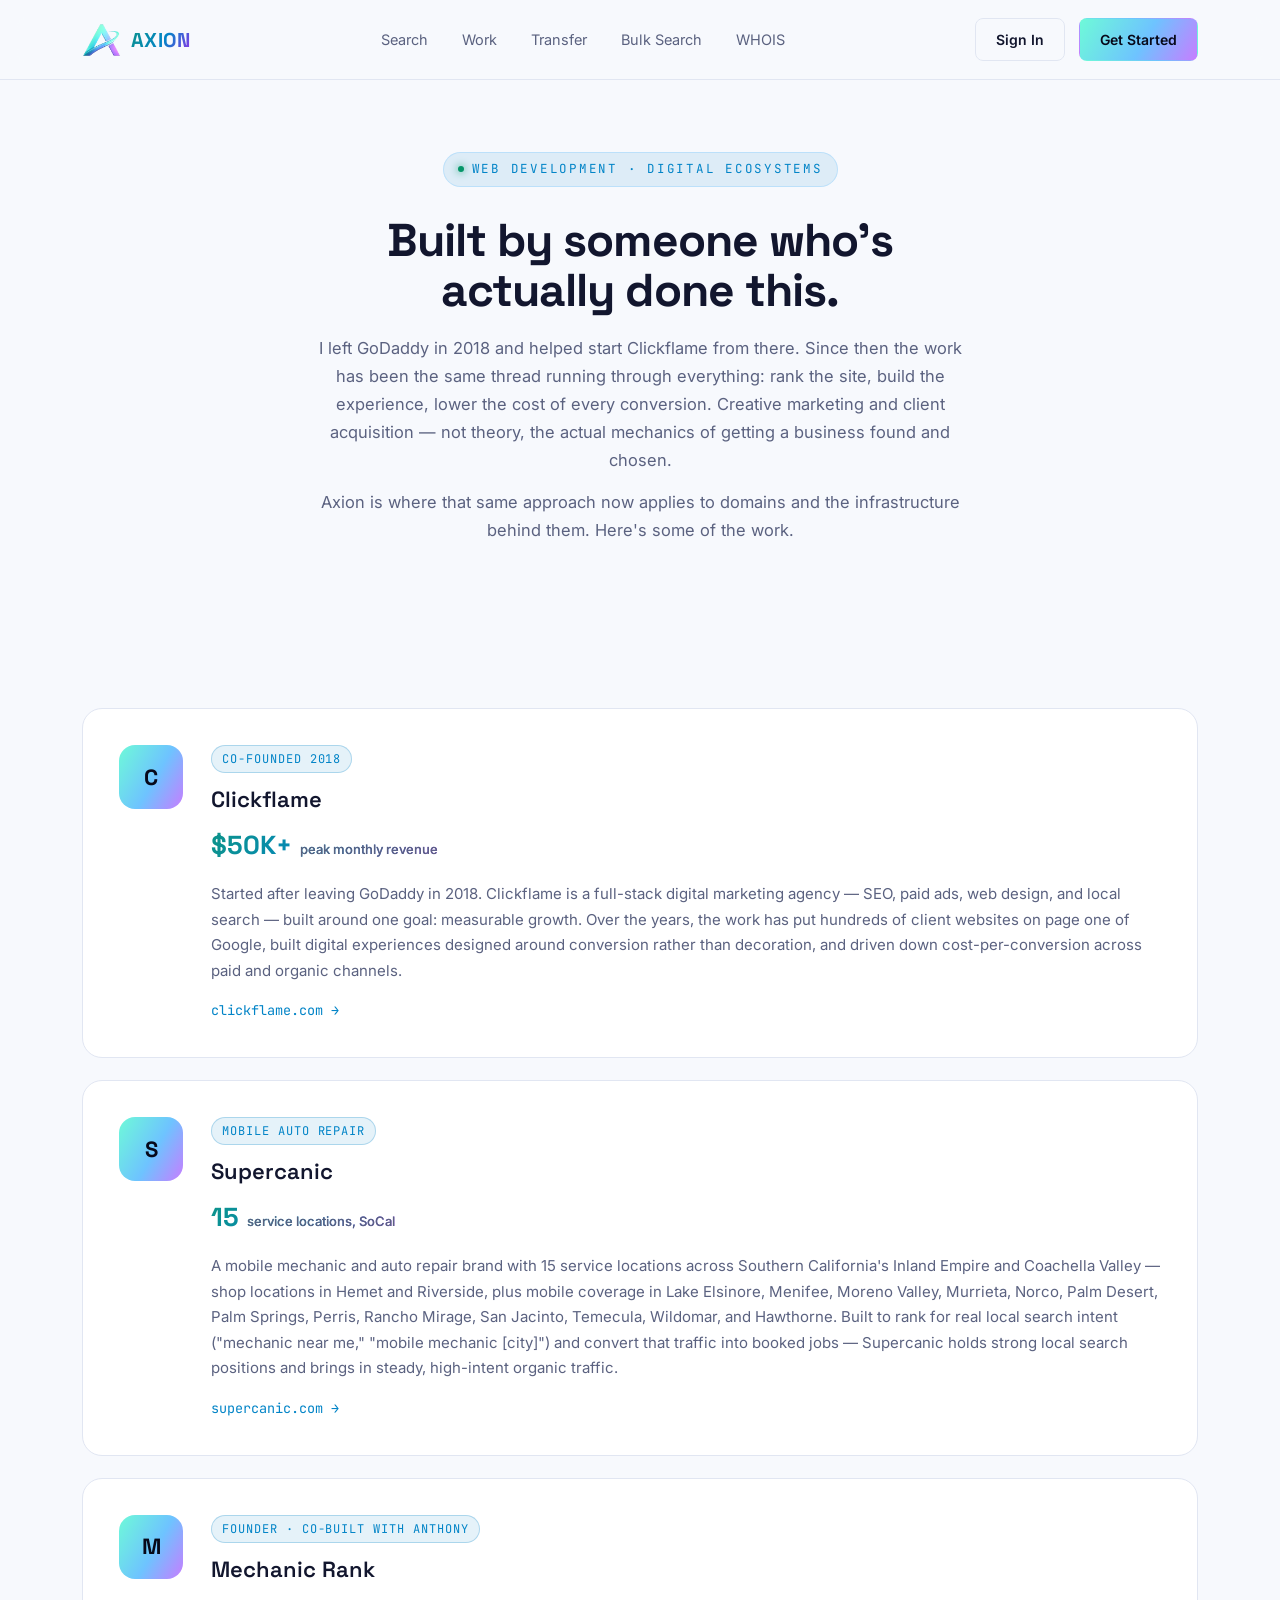
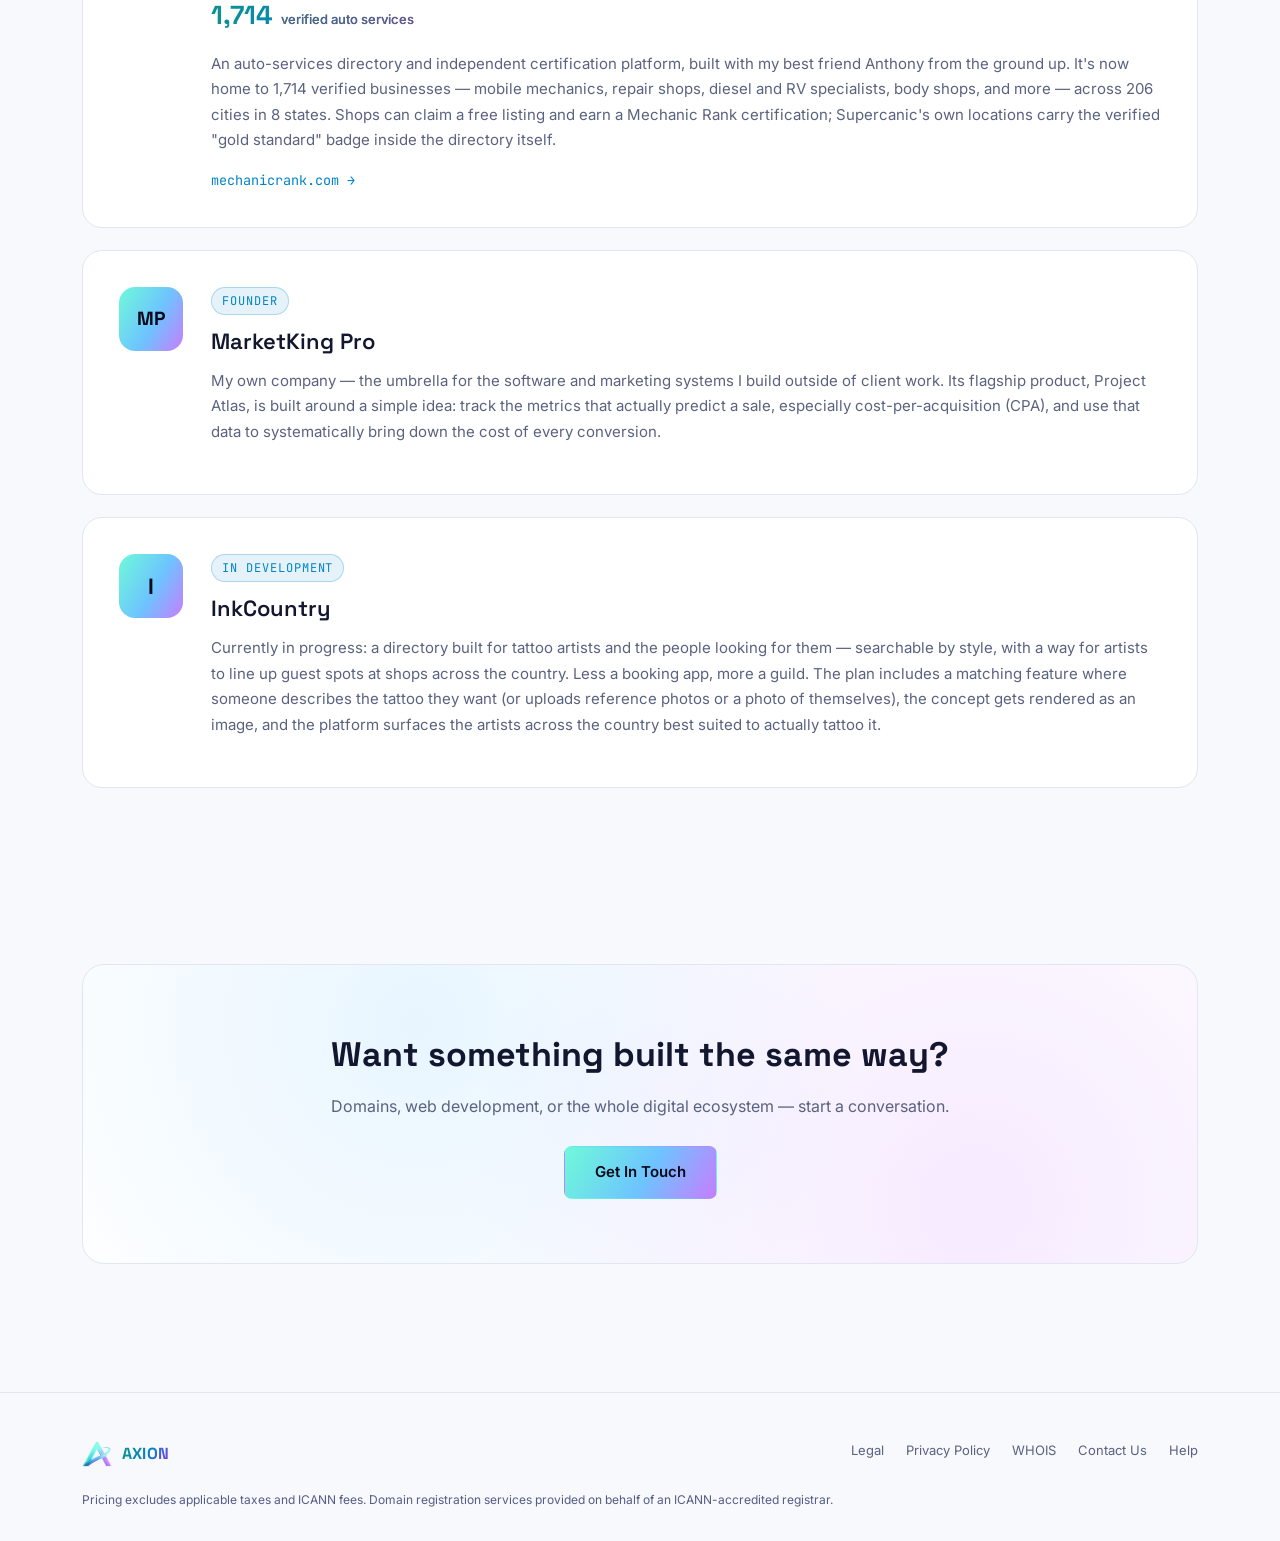
<file: work.html>
<!DOCTYPE html>
<html lang="en">
<head>
<meta charset="UTF-8">
<meta name="viewport" content="width=device-width, initial-scale=1.0">
<title>Axion — Our Work</title>
<meta name="description" content="Web development, marketing, and digital ecosystems built by Axion — real projects, real results.">
<link rel="preconnect" href="https://fonts.googleapis.com">
<link href="https://fonts.googleapis.com/css2?family=Space+Grotesk:wght@500;600;700&family=Inter:wght@400;500;600&family=JetBrains+Mono:wght@400;500&display=swap" rel="stylesheet">
<link rel="stylesheet" href="assets/css/style.css">
</head>
<body>

<header>
  <nav>
    <div class="logo">
      <img src="assets/img/icon-mark.png" alt="Axion">
      <span>AXION</span>
    </div>
    <ul class="nav-links">
      <li><a href="index.html#search">Search</a></li>
      <li><a href="work.html">Work</a></li>
      <li><a href="https://www.weareaxion.com/products/domain-transfer">Transfer</a></li>
      <li><a href="https://www.secureserver.net/domains/bulk-domain-search?plid=598730">Bulk Search</a></li>
      <li><a href="https://www.secureserver.net/whois?plid=598730">WHOIS</a></li>
    </ul>
    <div class="nav-actions">
      <a class="btn btn-ghost" href="https://sso.secureserver.net/?app=account&path=%2F&plid=598730&prog_id=598730&realm=idp&referrer=sso">Sign In</a>
      <a class="btn btn-primary" href="https://sso.secureserver.net/account/create?app=account&path=%2F&plid=598730&prog_id=598730&realm=idp">Get Started</a>
    </div>
  </nav>
</header>

<section class="work-hero">
  <div class="wrap">
    <div class="eyebrow"><span class="dot"></span> WEB DEVELOPMENT · DIGITAL ECOSYSTEMS</div>
    <h1>Built by someone who's actually done this.</h1>
    <p>I left GoDaddy in 2018 and helped start Clickflame from there. Since then the work has been the same thread running through everything: rank the site, build the experience, lower the cost of every conversion. Creative marketing and client acquisition — not theory, the actual mechanics of getting a business found and chosen.</p>
    <p>Axion is where that same approach now applies to domains and the infrastructure behind them. Here's some of the work.</p>
  </div>
</section>

<section>
  <div class="wrap">
    <div class="case-grid">

      <div class="case reveal">
        <div class="case-mark">C</div>
        <div>
          <div class="case-tag">CO-FOUNDED 2018</div>
          <h3>Clickflame</h3>
          <div class="case-stat">$50K+<span>peak monthly revenue</span></div>
          <p>Started after leaving GoDaddy in 2018. Clickflame is a full-stack digital marketing agency — SEO, paid ads, web design, and local search — built around one goal: measurable growth. Over the years, the work has put hundreds of client websites on page one of Google, built digital experiences designed around conversion rather than decoration, and driven down cost-per-conversion across paid and organic channels.</p>
          <a class="case-link" href="https://clickflame.com" target="_blank" rel="noopener">clickflame.com →</a>
        </div>
      </div>

      <div class="case reveal">
        <div class="case-mark">S</div>
        <div>
          <div class="case-tag">MOBILE AUTO REPAIR</div>
          <h3>Supercanic</h3>
          <div class="case-stat">15<span>service locations, SoCal</span></div>
          <p>A mobile mechanic and auto repair brand with 15 service locations across Southern California's Inland Empire and Coachella Valley — shop locations in Hemet and Riverside, plus mobile coverage in Lake Elsinore, Menifee, Moreno Valley, Murrieta, Norco, Palm Desert, Palm Springs, Perris, Rancho Mirage, San Jacinto, Temecula, Wildomar, and Hawthorne. Built to rank for real local search intent ("mechanic near me," "mobile mechanic [city]") and convert that traffic into booked jobs — Supercanic holds strong local search positions and brings in steady, high-intent organic traffic.</p>
          <a class="case-link" href="https://supercanic.com" target="_blank" rel="noopener">supercanic.com →</a>
        </div>
      </div>

      <div class="case reveal">
        <div class="case-mark">M</div>
        <div>
          <div class="case-tag">FOUNDER · CO-BUILT WITH ANTHONY</div>
          <h3>Mechanic Rank</h3>
          <div class="case-stat">1,714<span>verified auto services</span></div>
          <p>An auto-services directory and independent certification platform, built with my best friend Anthony from the ground up. It's now home to 1,714 verified businesses — mobile mechanics, repair shops, diesel and RV specialists, body shops, and more — across 206 cities in 8 states. Shops can claim a free listing and earn a Mechanic Rank certification; Supercanic's own locations carry the verified "gold standard" badge inside the directory itself.</p>
          <a class="case-link" href="https://mechanicrank.com" target="_blank" rel="noopener">mechanicrank.com →</a>
        </div>
      </div>

      <div class="case reveal">
        <div class="case-mark" style="font-size:19px;">MP</div>
        <div>
          <div class="case-tag">FOUNDER</div>
          <h3>MarketKing Pro</h3>
          <p>My own company — the umbrella for the software and marketing systems I build outside of client work. Its flagship product, Project Atlas, is built around a simple idea: track the metrics that actually predict a sale, especially cost-per-acquisition (CPA), and use that data to systematically bring down the cost of every conversion.</p>
        </div>
      </div>

      <div class="case reveal">
        <div class="case-mark">I</div>
        <div>
          <div class="case-tag">IN DEVELOPMENT</div>
          <h3>InkCountry</h3>
          <p>Currently in progress: a directory built for tattoo artists and the people looking for them — searchable by style, with a way for artists to line up guest spots at shops across the country. Less a booking app, more a guild. The plan includes a matching feature where someone describes the tattoo they want (or uploads reference photos or a photo of themselves), the concept gets rendered as an image, and the platform surfaces the artists across the country best suited to actually tattoo it.</p>
        </div>
      </div>

    </div>
  </div>
</section>

<section>
  <div class="cta reveal">
    <div class="cta-panel">
      <h2>Want something built the same way?</h2>
      <p>Domains, web development, or the whole digital ecosystem — start a conversation.</p>
      <a class="btn btn-primary" href="https://www.weareaxion.com/contact-us" style="padding:14px 30px; font-size:15px;">Get In Touch</a>
    </div>
  </div>
</section>

<footer>
  <div class="wrap foot-inner">
    <div class="logo" style="font-size:16px;">
      <img src="assets/img/icon-mark.png" alt="Axion" style="height:26px;">
      <span>AXION</span>
    </div>
    <div class="foot-links">
      <a href="https://www.weareaxion.com/legal-agreements">Legal</a>
      <a href="https://www.weareaxion.com/legal-agreement?id=privacy">Privacy Policy</a>
      <a href="https://www.secureserver.net/whois?plid=598730">WHOIS</a>
      <a href="https://www.weareaxion.com/contact-us">Contact Us</a>
      <a href="https://www.secureserver.net/help?pl_id=598730">Help</a>
    </div>
  </div>
  <p class="foot-legal">Pricing excludes applicable taxes and ICANN fees. Domain registration services provided on behalf of an ICANN-accredited registrar.</p>
</footer>

<script>
  const io = new IntersectionObserver(entries => {
    entries.forEach(en => { if(en.isIntersecting) en.target.classList.add('in'); });
  }, {threshold:.1});
  document.querySelectorAll('.reveal').forEach(el => io.observe(el));
</script>

</body>
</html>
</file>
<file: assets/css/style.css>
@import url('https://fonts.googleapis.com/css2?family=Space+Grotesk:wght@500;600;700&family=Inter:wght@400;500;600&family=JetBrains+Mono:wght@400;500&display=swap');

  :root{
    --bg-deep:#f7f9fd;
    --bg-panel:#ffffff;
    --bg-panel-2:#f0f3fa;
    --line:#e1e6f2;
    --mint:#6efad8;
    --mint-soft:rgba(13,148,136,.10);
    --ion:#6ec3ff;
    --ion-soft:rgba(2,132,199,.10);
    --plasma:#c77dff;
    --plasma-soft:rgba(147,51,234,.10);
    --mint-deep:#0d9488;
    --ion-deep:#0284c7;
    --plasma-deep:#9333ea;
    --ok:#059669;
    --text:#12162e;
    --muted:#5b6280;
    --mono:'JetBrains Mono', monospace;
    --display:'Space Grotesk', sans-serif;
    --body:'Inter', sans-serif;
    --brand-gradient:linear-gradient(120deg,var(--mint),var(--ion) 55%,var(--plasma));
    --brand-gradient-text:linear-gradient(120deg,var(--mint-deep),var(--ion-deep) 55%,var(--plasma-deep));
  }

  *{box-sizing:border-box; margin:0; padding:0;}
  html{scroll-behavior:smooth;}
  body{
    background:var(--bg-deep);
    color:var(--text);
    font-family:var(--body);
    line-height:1.5;
    -webkit-font-smoothing:antialiased;
    overflow-x:hidden;
  }
  a{color:inherit; text-decoration:none;}
  ul{list-style:none;}
  button{font-family:inherit; cursor:pointer;}
  :focus-visible{outline:2px solid var(--ion-deep); outline-offset:3px; border-radius:4px;}

  .wrap{max-width:1180px; margin:0 auto; padding:0 32px;}

  /* ---------- NAV ---------- */
  header{
    position:sticky; top:0; z-index:50;
    background:rgba(247,249,253,.82);
    backdrop-filter:blur(14px);
    border-bottom:1px solid var(--line);
  }
  nav{
    display:flex; align-items:center; justify-content:space-between;
    padding:18px 32px; max-width:1180px; margin:0 auto;
  }
  .logo{display:flex; align-items:center; gap:10px; font-family:var(--display); font-weight:700; font-size:20px; letter-spacing:.3px;}
  .logo img{height:34px; width:auto; display:block;}
  .logo span{background:var(--brand-gradient-text); -webkit-background-clip:text; background-clip:text; color:transparent;}
  .nav-links{display:flex; gap:34px; font-size:14.5px; color:var(--muted);}
  .nav-links a{transition:color .2s;}
  .nav-links a:hover{color:var(--text);}
  .nav-actions{display:flex; align-items:center; gap:14px;}
  .btn{
    padding:10px 20px; border-radius:8px; font-size:14px; font-weight:600;
    border:1px solid transparent; transition:transform .18s, box-shadow .18s, border-color .18s;
    display:inline-flex; align-items:center; gap:8px;
  }
  .btn-ghost{color:var(--text); border-color:var(--line); background:transparent;}
  .btn-ghost:hover{border-color:var(--ion-deep);}
  .btn-primary{
    color:#07091a; background:var(--brand-gradient);
    box-shadow:0 0 0 rgba(110,195,255,0);
  }
  .btn-primary:hover{box-shadow:0 6px 24px -4px rgba(110,195,255,.5); transform:translateY(-1px);}
  @media (max-width:820px){ .nav-links{display:none;} }

  /* ---------- HERO ---------- */
  .hero{position:relative; padding:96px 0 60px; overflow:hidden;}
  #particles{position:absolute; inset:0; width:100%; height:100%; z-index:0; opacity:.55;}
  .hero-inner{position:relative; z-index:2; max-width:760px; margin:0 auto; text-align:center;}
  .hero-logo{width:min(300px, 70vw); height:auto; margin:0 auto 20px; display:block; filter:drop-shadow(0 20px 50px rgba(110,195,255,.25));}
  .eyebrow{
    display:inline-flex; align-items:center; gap:8px;
    font-family:var(--mono); font-size:12.5px; letter-spacing:.14em; color:var(--ion-deep);
    background:var(--ion-soft); border:1px solid rgba(110,195,255,.3);
    padding:7px 14px; border-radius:100px; margin-bottom:28px;
  }
  .eyebrow span.dot{width:6px; height:6px; border-radius:50%; background:var(--ok); box-shadow:0 0 8px var(--ok);}
  h1{
    font-family:var(--display); font-weight:700; letter-spacing:-.02em;
    font-size:clamp(34px,5.4vw,58px); line-height:1.06; margin-bottom:20px;
  }
  h1 .accent{background:var(--brand-gradient-text); -webkit-background-clip:text; background-clip:text; color:transparent;}
  .hero p.sub{color:var(--muted); font-size:17px; max-width:520px; margin:0 auto 44px;}

  /* search */
  .search-card{
    position:relative;
    background:var(--bg-panel); border:1px solid var(--line); border-radius:16px;
    padding:10px; display:flex; gap:8px; max-width:600px; margin:0 auto;
    box-shadow:0 20px 60px -20px rgba(110,195,255,.18);
    animation:searchGlow 4s ease-in-out infinite;
  }
  @keyframes searchGlow{
    0%,100%{ box-shadow:0 20px 60px -20px rgba(110,195,255,.18), 0 0 0 0 rgba(110,195,255,0); }
    50%{ box-shadow:0 20px 60px -20px rgba(110,195,255,.28), 0 0 0 6px rgba(110,195,255,.06); }
  }
  .search-card.is-focused{ animation:none; border-color:var(--ion-deep); box-shadow:0 20px 60px -20px rgba(2,132,199,.35), 0 0 0 4px rgba(2,132,199,.1); }
  @keyframes nudgeShake{
    0%,100%{ transform:translateX(0); }
    20%{ transform:translateX(-4px); }
    40%{ transform:translateX(4px); }
    60%{ transform:translateX(-3px); }
    80%{ transform:translateX(3px); }
  }
  .search-card.nudge{ animation:nudgeShake .4s ease; }
  .search-card input{
    flex:1; background:transparent; border:none; color:var(--text);
    font-family:var(--mono); font-size:16px; padding:14px 16px;
  }
  .search-card input::placeholder{color:#4c5280;}
  .search-card button{
    background:var(--brand-gradient); color:#07091a;
    border:none; border-radius:10px; padding:0 26px; font-weight:600; font-size:14.5px;
  }

  .suggest-row{
    display:flex; align-items:center; justify-content:center; flex-wrap:wrap;
    gap:8px; margin-top:16px; font-size:13px;
  }
  .suggest-label{color:var(--muted);}
  .suggest-chip{
    font-family:var(--mono); font-size:12.5px; color:var(--ion-deep);
    background:var(--ion-soft); border:1px solid rgba(2,132,199,.25);
    padding:5px 12px; border-radius:100px; transition:transform .15s, background .15s;
  }
  .suggest-chip:hover{ background:rgba(2,132,199,.16); transform:translateY(-1px); }
  .suggest-chip:active{ transform:translateY(0); }

  .kbd-hint{
    margin-top:14px; font-size:12px; color:var(--muted);
    display:flex; align-items:center; justify-content:center; gap:6px;
  }
  .kbd-hint kbd{
    font-family:var(--mono); font-size:11px; color:var(--text);
    background:var(--bg-panel-2); border:1px solid var(--line); border-bottom-width:2px;
    padding:2px 7px; border-radius:5px;
  }
  @media (max-width:600px){ .kbd-hint{display:none;} }
  .tlds{
    display:flex; flex-wrap:wrap; gap:9px; justify-content:center; margin-top:20px; min-height:34px;
  }
  .tld-chip{
    font-family:var(--mono); font-size:12.5px; padding:6px 12px; border-radius:100px;
    border:1px solid var(--line); color:var(--muted); background:var(--bg-panel);
    display:flex; align-items:center; gap:6px; opacity:0; transform:translateY(6px);
    animation:chipIn .4s ease forwards;
  }
  .tld-chip b{color:var(--text); font-weight:500;}
  .tld-chip.ok{border-color:rgba(52,211,153,.4); color:var(--ok);}
  .tld-chip.taken{color:#6a7099;}
  @keyframes chipIn{to{opacity:1; transform:translateY(0);}}

  @keyframes resultIn{
    from{ opacity:0; transform:translateY(10px); }
    to{ opacity:1; transform:translateY(0); }
  }
  .rstore-domain-search .domain-result.axion-in{
    animation:resultIn .45s ease both;
  }

  /* ---------- CATEGORY RAIL ---------- */
  .rail{border-top:1px solid var(--line); border-bottom:1px solid var(--line); background:var(--bg-panel-2);}
  .rail-inner{display:flex; gap:6px; overflow-x:auto; padding:16px 32px; max-width:1180px; margin:0 auto;}
  .rail-item{
    display:flex; align-items:center; gap:8px; padding:9px 16px; border-radius:9px;
    font-size:13.5px; color:var(--muted); white-space:nowrap; transition:.2s;
    background:transparent; border:none; font-family:var(--body); cursor:pointer;
  }
  .rail-item:hover{color:var(--text); background:var(--bg-panel-2);}
  .rail-item svg{width:16px; height:16px; opacity:.8;}

  /* ---------- SECTION HEADS ---------- */
  section{padding:88px 0;}
  .section-head{max-width:560px; margin:0 auto 48px; text-align:center;}
  .section-head .eyebrow{background:var(--plasma-soft); border-color:rgba(147,51,234,.3); color:var(--plasma-deep);}
  .section-head h2{font-family:var(--display); font-weight:700; font-size:clamp(26px,3.4vw,36px); margin-bottom:12px;}
  .section-head p{color:var(--muted); font-size:15.5px;}

  .reveal{opacity:0; transform:translateY(18px); transition:opacity .6s ease, transform .6s ease;}
  .reveal.in{opacity:1; transform:translateY(0);}

  /* ---------- PRODUCT GRID ---------- */
  .grid{display:grid; grid-template-columns:repeat(3,1fr); gap:20px;}
  @media (max-width:900px){ .grid{grid-template-columns:repeat(2,1fr);} }
  @media (max-width:620px){ .grid{grid-template-columns:1fr;} }
  .grid-domains{grid-template-columns:repeat(4,1fr); max-width:1180px;}
  @media (max-width:1000px){ .grid-domains{grid-template-columns:repeat(2,1fr);} }
  @media (max-width:620px){ .grid-domains{grid-template-columns:1fr;} }
  .card{
    background:var(--bg-panel); border:1px solid var(--line); border-radius:16px;
    padding:28px; transition:transform .25s, border-color .25s, box-shadow .25s;
    position:relative; overflow:hidden;
  }
  .card:hover{transform:translateY(-4px); border-color:rgba(110,195,255,.4); box-shadow:0 16px 40px -18px rgba(110,195,255,.35);}
  .card-icon{
    width:42px; height:42px; border-radius:10px; display:flex; align-items:center; justify-content:center;
    background:linear-gradient(135deg,var(--mint-soft),var(--plasma-soft)); margin-bottom:18px;
  }
  .card-icon svg{width:22px; height:22px; color:var(--ion-deep);}
  .card h3{font-family:var(--display); font-size:18px; font-weight:600; margin-bottom:8px;}
  .card p{color:var(--muted); font-size:14px; margin-bottom:18px;}
  .card-foot{display:flex; align-items:center; justify-content:space-between; font-size:13px;}
  .card-price{font-family:var(--mono); color:var(--ion-deep);}
  .card-price span{color:var(--muted); font-family:var(--body);}
  .card-arrow{color:var(--muted); transition:transform .2s, color .2s;}
  .card:hover .card-arrow{transform:translateX(3px); color:var(--ion-deep);}

  /* ---------- TRUST STRIP ---------- */
  .trust{background:var(--bg-panel); border-top:1px solid var(--line); border-bottom:1px solid var(--line);}
  .trust-inner{
    max-width:1180px; margin:0 auto; padding:52px 32px; display:grid;
    grid-template-columns:repeat(4,1fr); gap:24px; text-align:center;
  }
  @media (max-width:700px){ .trust-inner{grid-template-columns:1fr 1fr;} }
  .trust-num{font-family:var(--display); font-size:30px; font-weight:700; background:var(--brand-gradient-text); -webkit-background-clip:text; background-clip:text; color:transparent;}
  .trust-label{color:var(--muted); font-size:13px; margin-top:4px;}

  /* ---------- CTA ---------- */
  .cta{
    max-width:1180px; margin:0 auto; padding:0 32px;
  }
  .cta-panel{
    border-radius:22px; padding:64px 40px; text-align:center;
    background:radial-gradient(circle at 30% 20%, rgba(110,195,255,.16), transparent 55%),
               radial-gradient(circle at 80% 80%, rgba(199,125,255,.16), transparent 55%),
               var(--bg-panel);
    border:1px solid var(--line);
  }
  .cta-panel h2{font-family:var(--display); font-size:clamp(24px,3.2vw,34px); margin-bottom:14px;}
  .cta-panel p{color:var(--muted); margin-bottom:28px;}

  /* ---------- FOOTER ---------- */
  footer{border-top:1px solid var(--line); padding:48px 0 32px; margin-top:40px;}
  .foot-inner{display:flex; justify-content:space-between; flex-wrap:wrap; gap:24px; font-size:13px; color:var(--muted);}
  .foot-links{display:flex; gap:22px; flex-wrap:wrap;}
  .foot-links a:hover{color:var(--text);}
  .foot-legal{max-width:1180px; margin:24px auto 0; padding:0 32px; font-size:12px; color:#565c85;}

  @media (prefers-reduced-motion: reduce){
    *{animation-duration:.001s !important; transition-duration:.001s !important;}
    html{scroll-behavior:auto;}
  }

  /* ---------- WORK PAGE ---------- */
  .work-hero{padding:72px 0 20px; text-align:center;}
  .work-hero .wrap{max-width:720px;}
  .work-hero h1{font-family:var(--display); font-weight:700; font-size:clamp(30px,4.6vw,46px); line-height:1.1; margin-bottom:18px;}
  .work-hero p{color:var(--muted); font-size:16.5px; line-height:1.7;}
  .work-hero p+p{margin-top:14px;}

  .case-grid{display:grid; grid-template-columns:1fr; gap:22px; margin-top:56px;}
  .case{
    background:var(--bg-panel); border:1px solid var(--line); border-radius:20px;
    padding:36px; display:grid; grid-template-columns:auto 1fr; gap:28px; align-items:start;
    transition:border-color .25s, box-shadow .25s;
  }
  .case:hover{border-color:rgba(110,195,255,.35); box-shadow:0 20px 50px -24px rgba(110,195,255,.3);}
  @media (max-width:700px){ .case{grid-template-columns:1fr;} }
  .case-mark{
    width:64px; height:64px; border-radius:16px; flex-shrink:0;
    background:var(--brand-gradient); display:flex; align-items:center; justify-content:center;
    font-family:var(--display); font-weight:700; font-size:22px; color:#07091a;
  }
  .case-tag{
    display:inline-block; font-family:var(--mono); font-size:12px; letter-spacing:.08em;
    color:var(--ion-deep); background:var(--ion-soft); border:1px solid rgba(2,132,199,.25);
    padding:4px 10px; border-radius:100px; margin-bottom:10px;
  }
  .case h3{font-family:var(--display); font-size:22px; font-weight:600; margin-bottom:10px;}
  .case p{color:var(--muted); font-size:15px; line-height:1.7; margin-bottom:14px;}
  .case a.case-link{font-family:var(--mono); font-size:13.5px; color:var(--ion-deep); display:inline-flex; align-items:center; gap:6px;}
  .case a.case-link:hover{color:var(--mint-deep);}
  .case-stat{
    display:inline-flex; align-items:baseline; gap:8px; margin-bottom:16px;
    font-family:var(--display); font-size:26px; font-weight:700;
    background:var(--brand-gradient-text); -webkit-background-clip:text; background-clip:text; color:transparent;
  }
  .case-stat span{
    font-family:var(--body); font-size:13px; font-weight:500; color:var(--muted);
    -webkit-background-clip:initial; background-clip:initial;
  }

  .work-note{
    margin-top:44px; padding:22px 26px; border:1px dashed var(--line); border-radius:14px;
    color:var(--muted); font-size:14px; text-align:center;
  }
</file>
